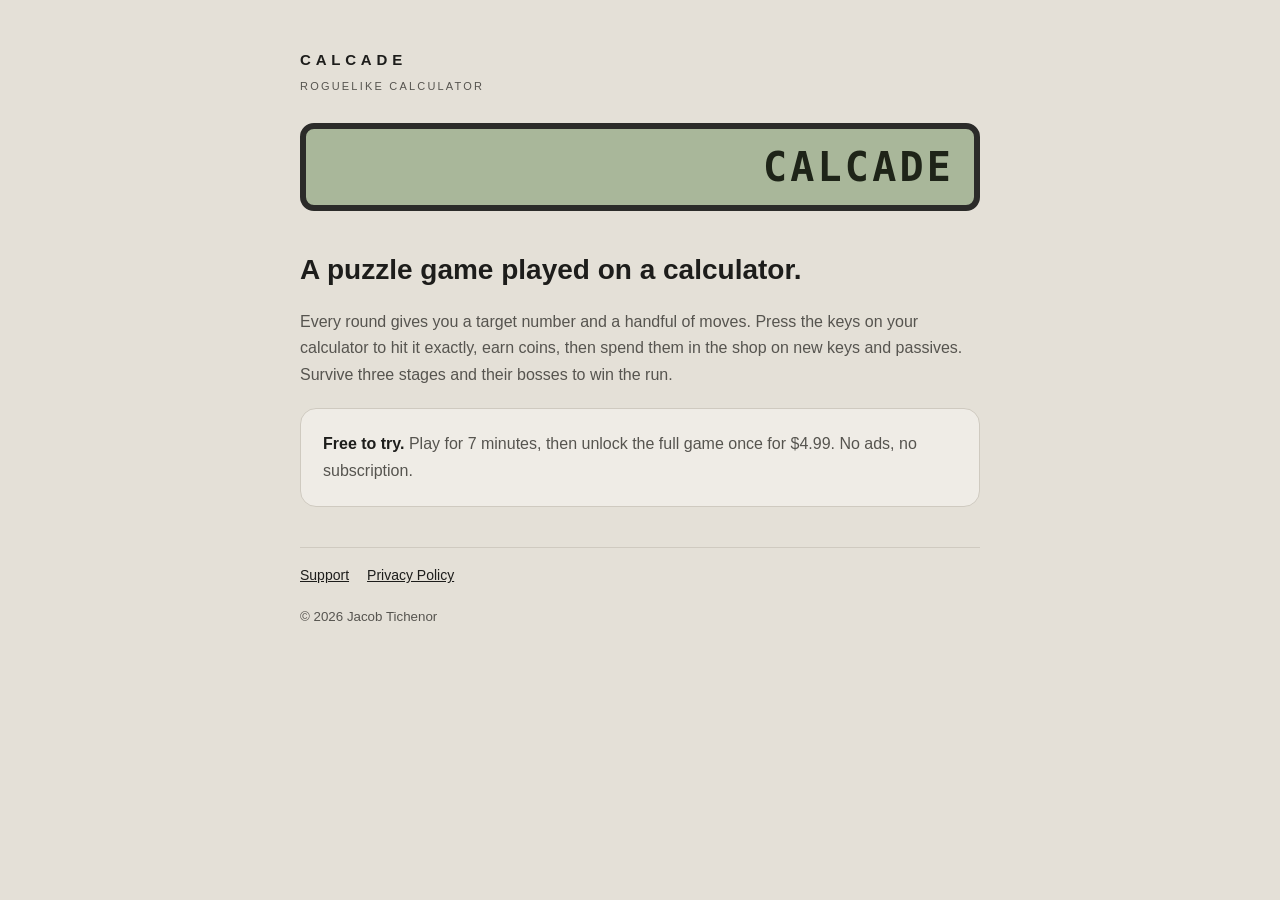
<file: index.html>
<!doctype html><html lang="en"><head><meta charset="utf-8"><meta name="viewport" content="width=device-width,initial-scale=1">
<title>Calcade</title><meta name="description" content="Calcade is a roguelike calculator puzzle game for iPhone."><link rel="stylesheet" href="style.css"></head>
<body><main>
<header><div class="brand">CALCADE</div><div class="tag">Roguelike calculator</div></header>
<div class="lcd">CALCADE</div>
<h1>A puzzle game played on a calculator.</h1>
<p>Every round gives you a target number and a handful of moves. Press the keys on your calculator to hit it exactly, earn coins, then spend them in the shop on new keys and passives. Survive three stages and their bosses to win the run.</p>
<div class="card">
<p><strong>Free to try.</strong> Play for 7 minutes, then unlock the full game once for $4.99. No ads, no subscription.</p>
</div>
<nav><a href="support.html">Support</a><a href="privacy.html">Privacy Policy</a></nav>
<p><small>&copy; 2026 Jacob Tichenor</small></p>
</main></body></html>
</file>
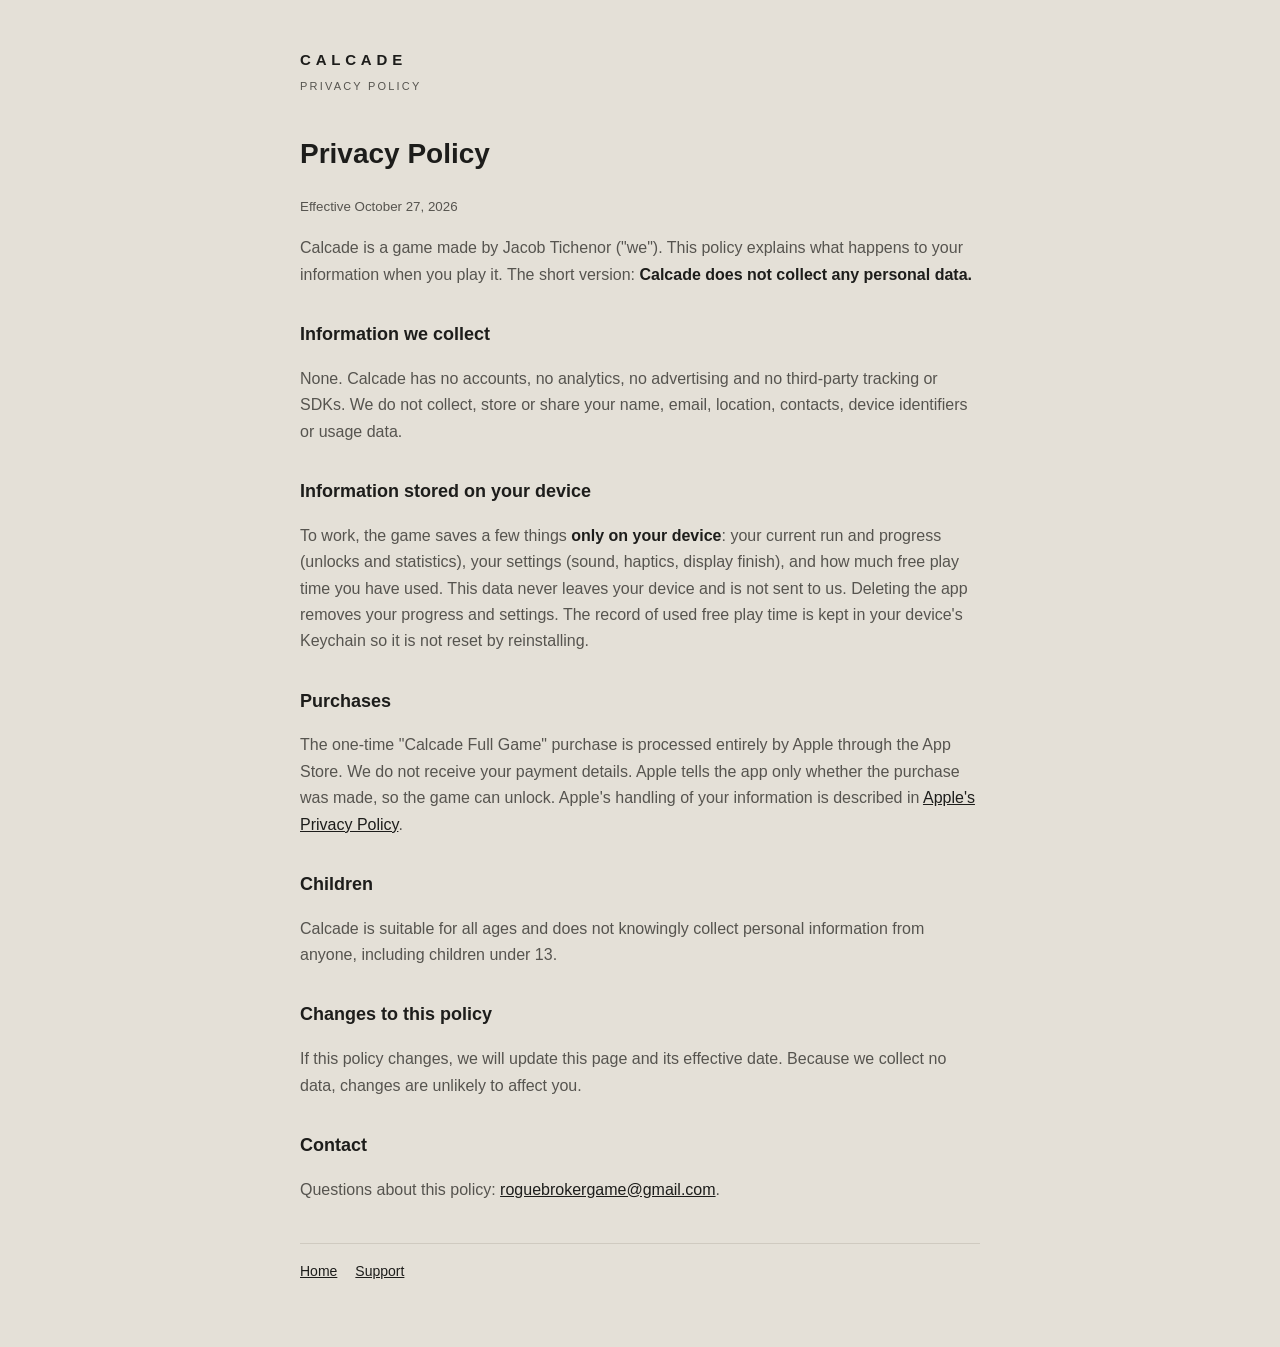
<file: privacy.html>
<!doctype html><html lang="en"><head><meta charset="utf-8"><meta name="viewport" content="width=device-width,initial-scale=1">
<title>Calcade Privacy Policy</title><link rel="stylesheet" href="style.css"></head>
<body><main>
<header><a href="index.html"><div class="brand">CALCADE</div><div class="tag">Privacy Policy</div></a></header>
<h1>Privacy Policy</h1>
<p><small>Effective October 27, 2026</small></p>
<p>Calcade is a game made by Jacob Tichenor ("we"). This policy explains what happens to your information when you play it. The short version: <strong>Calcade does not collect any personal data.</strong></p>
<h2>Information we collect</h2>
<p>None. Calcade has no accounts, no analytics, no advertising and no third-party tracking or SDKs. We do not collect, store or share your name, email, location, contacts, device identifiers or usage data.</p>
<h2>Information stored on your device</h2>
<p>To work, the game saves a few things <strong>only on your device</strong>: your current run and progress (unlocks and statistics), your settings (sound, haptics, display finish), and how much free play time you have used. This data never leaves your device and is not sent to us. Deleting the app removes your progress and settings. The record of used free play time is kept in your device's Keychain so it is not reset by reinstalling.</p>
<h2>Purchases</h2>
<p>The one-time "Calcade Full Game" purchase is processed entirely by Apple through the App Store. We do not receive your payment details. Apple tells the app only whether the purchase was made, so the game can unlock. Apple's handling of your information is described in <a href="https://www.apple.com/legal/privacy/">Apple's Privacy Policy</a>.</p>
<h2>Children</h2>
<p>Calcade is suitable for all ages and does not knowingly collect personal information from anyone, including children under 13.</p>
<h2>Changes to this policy</h2>
<p>If this policy changes, we will update this page and its effective date. Because we collect no data, changes are unlikely to affect you.</p>
<h2>Contact</h2>
<p>Questions about this policy: <a href="mailto:roguebrokergame@gmail.com">roguebrokergame@gmail.com</a>.</p>
<nav><a href="index.html">Home</a><a href="support.html">Support</a></nav>
</main></body></html>
</file>
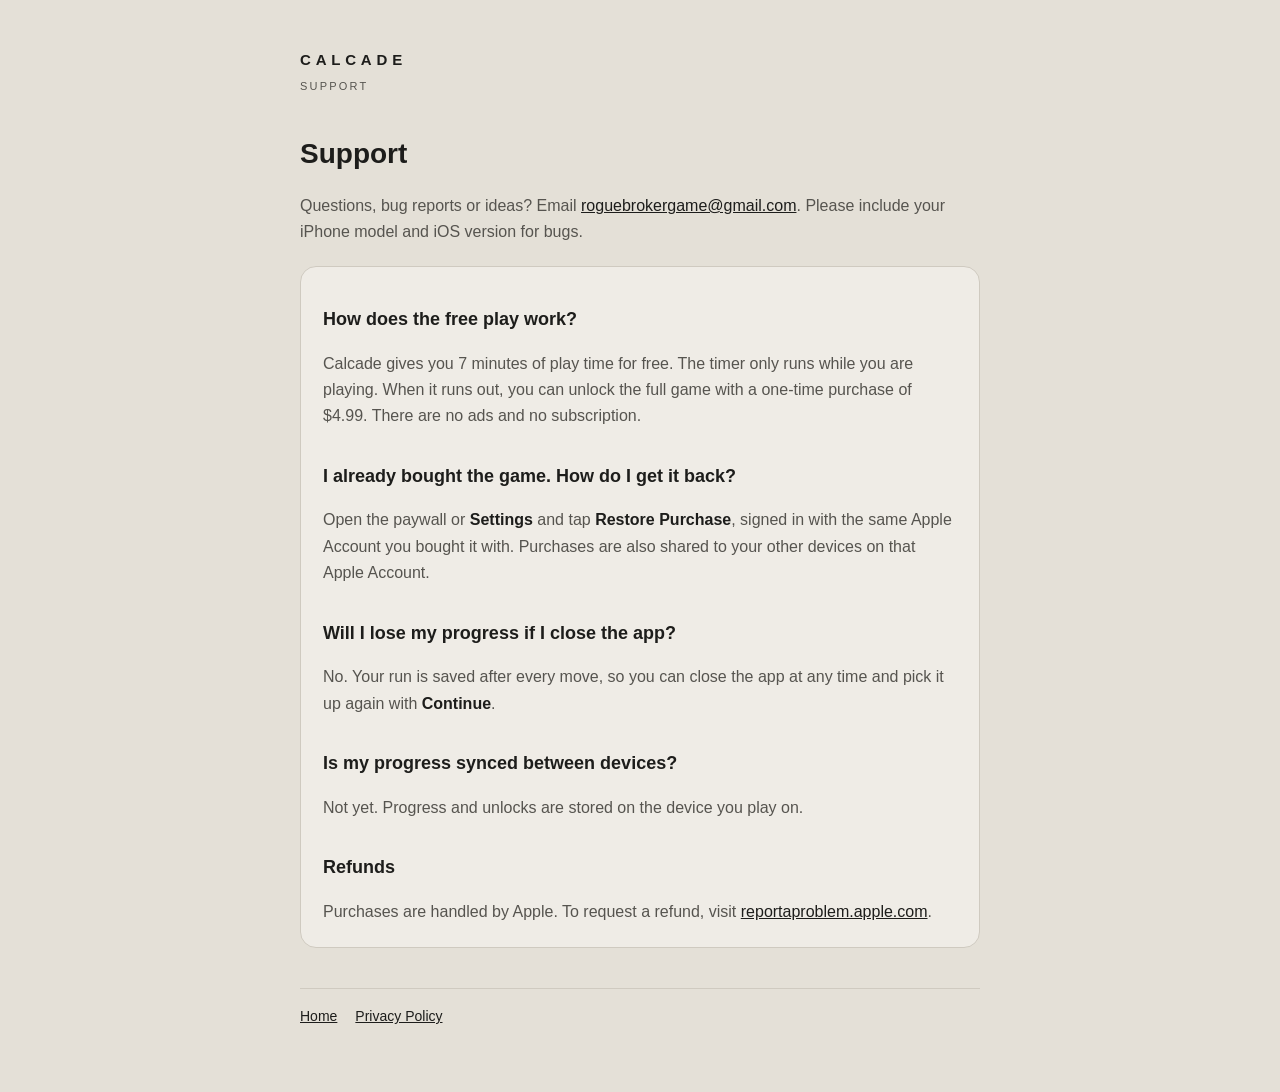
<file: support.html>
<!doctype html><html lang="en"><head><meta charset="utf-8"><meta name="viewport" content="width=device-width,initial-scale=1">
<title>Calcade Support</title><link rel="stylesheet" href="style.css"></head>
<body><main>
<header><a href="index.html"><div class="brand">CALCADE</div><div class="tag">Support</div></a></header>
<h1>Support</h1>
<p>Questions, bug reports or ideas? Email <a href="mailto:roguebrokergame@gmail.com">roguebrokergame@gmail.com</a>. Please include your iPhone model and iOS version for bugs.</p>
<div class="card">
<h2>How does the free play work?</h2>
<p>Calcade gives you 7 minutes of play time for free. The timer only runs while you are playing. When it runs out, you can unlock the full game with a one-time purchase of $4.99. There are no ads and no subscription.</p>
<h2>I already bought the game. How do I get it back?</h2>
<p>Open the paywall or <strong>Settings</strong> and tap <strong>Restore Purchase</strong>, signed in with the same Apple Account you bought it with. Purchases are also shared to your other devices on that Apple Account.</p>
<h2>Will I lose my progress if I close the app?</h2>
<p>No. Your run is saved after every move, so you can close the app at any time and pick it up again with <strong>Continue</strong>.</p>
<h2>Is my progress synced between devices?</h2>
<p>Not yet. Progress and unlocks are stored on the device you play on.</p>
<h2>Refunds</h2>
<p>Purchases are handled by Apple. To request a refund, visit <a href="https://reportaproblem.apple.com">reportaproblem.apple.com</a>.</p>
</div>
<nav><a href="index.html">Home</a><a href="privacy.html">Privacy Policy</a></nav>
</main></body></html>
</file>
<file: style.css>
:root{--bg:#E4E0D7;--panel:#EFECE6;--ink:#1D1D1B;--ink2:#56544F;--rule:#CFCAC0;--accent:#C3CD3A;--lcd:#A9B79A}
@media (prefers-color-scheme:dark){:root{--bg:#1E1E21;--panel:#28282C;--ink:#ECEAE4;--ink2:#A7A49C;--rule:#3A3A3F}}
*{box-sizing:border-box}body{margin:0;background:var(--bg);color:var(--ink);font:16px/1.65 -apple-system,BlinkMacSystemFont,"Helvetica Neue",Helvetica,Arial,sans-serif}
main{max-width:720px;margin:0 auto;padding:48px 20px 64px}
header a{color:inherit;text-decoration:none}
.brand{font-weight:600;letter-spacing:.32em;font-size:15px}
.tag{color:var(--ink2);letter-spacing:.2em;font-size:11px;text-transform:uppercase;margin-top:4px}
.lcd{margin:28px 0 8px;background:var(--lcd);border:6px solid #2B2B29;border-radius:14px;padding:18px 20px;font:600 40px/1 "SF Mono",Menlo,monospace;color:#1E2418;text-align:right;letter-spacing:.08em}
h1{font-size:28px;font-weight:600;margin:36px 0 4px}h2{font-size:18px;font-weight:600;margin:32px 0 6px}
p,li{color:var(--ink2)}strong{color:var(--ink)}a{color:var(--ink)}
.card{background:var(--panel);border:1px solid var(--rule);border-radius:16px;padding:6px 22px;margin-top:20px}
nav{margin-top:40px;padding-top:16px;border-top:1px solid var(--rule);font-size:14px;display:flex;gap:18px;flex-wrap:wrap}
.key{display:inline-block;background:var(--accent);color:#1D1D1B;font-weight:600;letter-spacing:.14em;padding:12px 22px;border-radius:12px;text-decoration:none;margin-top:12px}
small{color:var(--ink2)}
</file>
